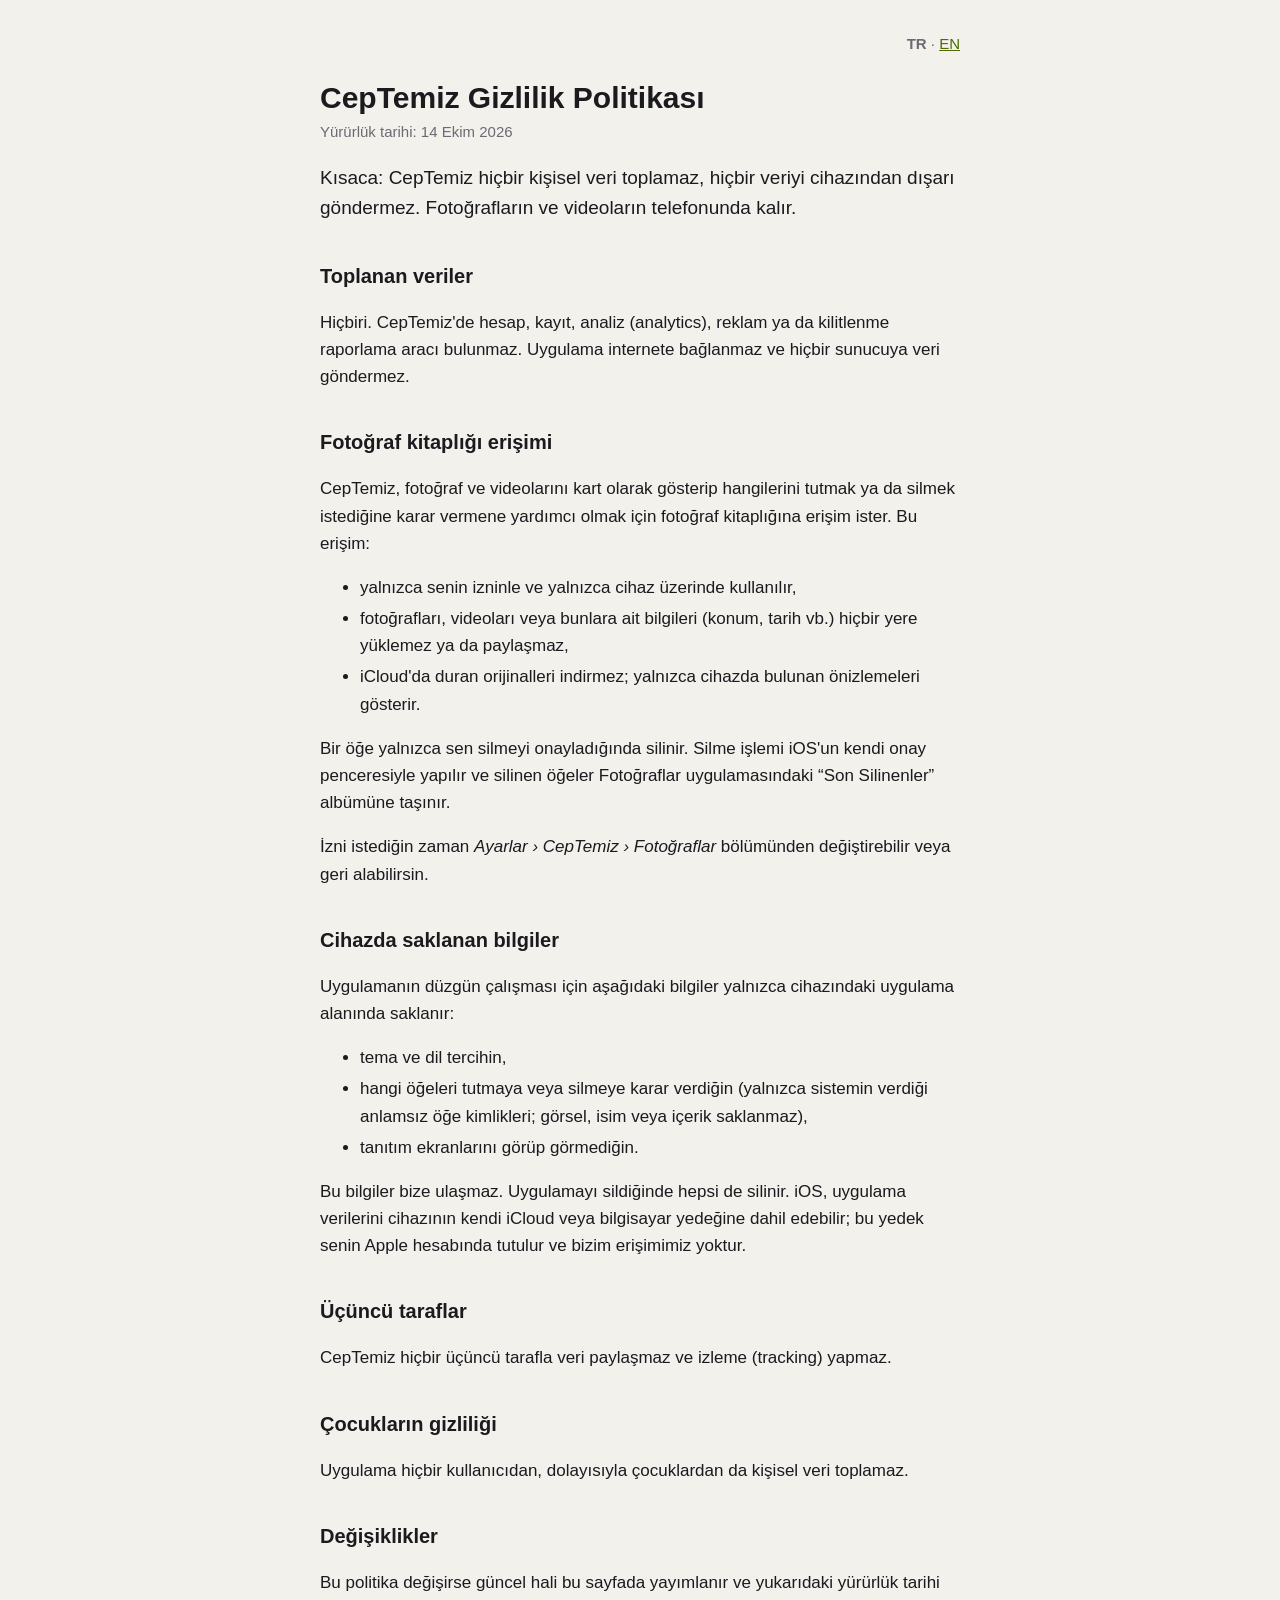
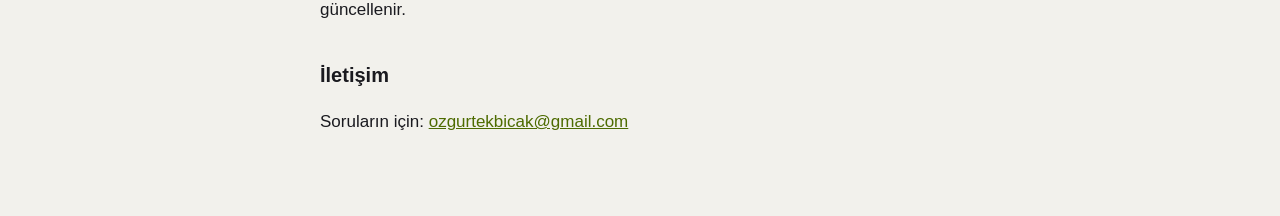
<file: index.html>
<!doctype html>
<html lang="tr">
<head>
  <meta charset="utf-8">
  <meta name="viewport" content="width=device-width, initial-scale=1">
  <title>CepTemiz – Gizlilik Politikası</title>
  <link rel="alternate" hreflang="en" href="en.html">
  <link rel="stylesheet" href="style.css">
</head>
<body>
  <main>
    <nav><strong>TR</strong> · <a href="en.html" hreflang="en">EN</a></nav>

    <h1>CepTemiz Gizlilik Politikası</h1>
    <p class="meta">Yürürlük tarihi: 14 Ekim 2026</p>

    <p class="lead">Kısaca: CepTemiz hiçbir kişisel veri toplamaz, hiçbir veriyi cihazından dışarı göndermez. Fotoğrafların ve videoların telefonunda kalır.</p>

    <h2>Toplanan veriler</h2>
    <p>Hiçbiri. CepTemiz'de hesap, kayıt, analiz (analytics), reklam ya da kilitlenme raporlama aracı bulunmaz. Uygulama internete bağlanmaz ve hiçbir sunucuya veri göndermez.</p>

    <h2>Fotoğraf kitaplığı erişimi</h2>
    <p>CepTemiz, fotoğraf ve videolarını kart olarak gösterip hangilerini tutmak ya da silmek istediğine karar vermene yardımcı olmak için fotoğraf kitaplığına erişim ister. Bu erişim:</p>
    <ul>
      <li>yalnızca senin izninle ve yalnızca cihaz üzerinde kullanılır,</li>
      <li>fotoğrafları, videoları veya bunlara ait bilgileri (konum, tarih vb.) hiçbir yere yüklemez ya da paylaşmaz,</li>
      <li>iCloud'da duran orijinalleri indirmez; yalnızca cihazda bulunan önizlemeleri gösterir.</li>
    </ul>
    <p>Bir öğe yalnızca sen silmeyi onayladığında silinir. Silme işlemi iOS'un kendi onay penceresiyle yapılır ve silinen öğeler Fotoğraflar uygulamasındaki “Son Silinenler” albümüne taşınır.</p>
    <p>İzni istediğin zaman <em>Ayarlar › CepTemiz › Fotoğraflar</em> bölümünden değiştirebilir veya geri alabilirsin.</p>

    <h2>Cihazda saklanan bilgiler</h2>
    <p>Uygulamanın düzgün çalışması için aşağıdaki bilgiler yalnızca cihazındaki uygulama alanında saklanır:</p>
    <ul>
      <li>tema ve dil tercihin,</li>
      <li>hangi öğeleri tutmaya veya silmeye karar verdiğin (yalnızca sistemin verdiği anlamsız öğe kimlikleri; görsel, isim veya içerik saklanmaz),</li>
      <li>tanıtım ekranlarını görüp görmediğin.</li>
    </ul>
    <p>Bu bilgiler bize ulaşmaz. Uygulamayı sildiğinde hepsi de silinir. iOS, uygulama verilerini cihazının kendi iCloud veya bilgisayar yedeğine dahil edebilir; bu yedek senin Apple hesabında tutulur ve bizim erişimimiz yoktur.</p>

    <h2>Üçüncü taraflar</h2>
    <p>CepTemiz hiçbir üçüncü tarafla veri paylaşmaz ve izleme (tracking) yapmaz.</p>

    <h2>Çocukların gizliliği</h2>
    <p>Uygulama hiçbir kullanıcıdan, dolayısıyla çocuklardan da kişisel veri toplamaz.</p>

    <h2>Değişiklikler</h2>
    <p>Bu politika değişirse güncel hali bu sayfada yayımlanır ve yukarıdaki yürürlük tarihi güncellenir.</p>

    <h2>İletişim</h2>
    <p>Soruların için: <a href="mailto:ozgurtekbicak@gmail.com">ozgurtekbicak@gmail.com</a></p>
  </main>
</body>
</html>
</file>
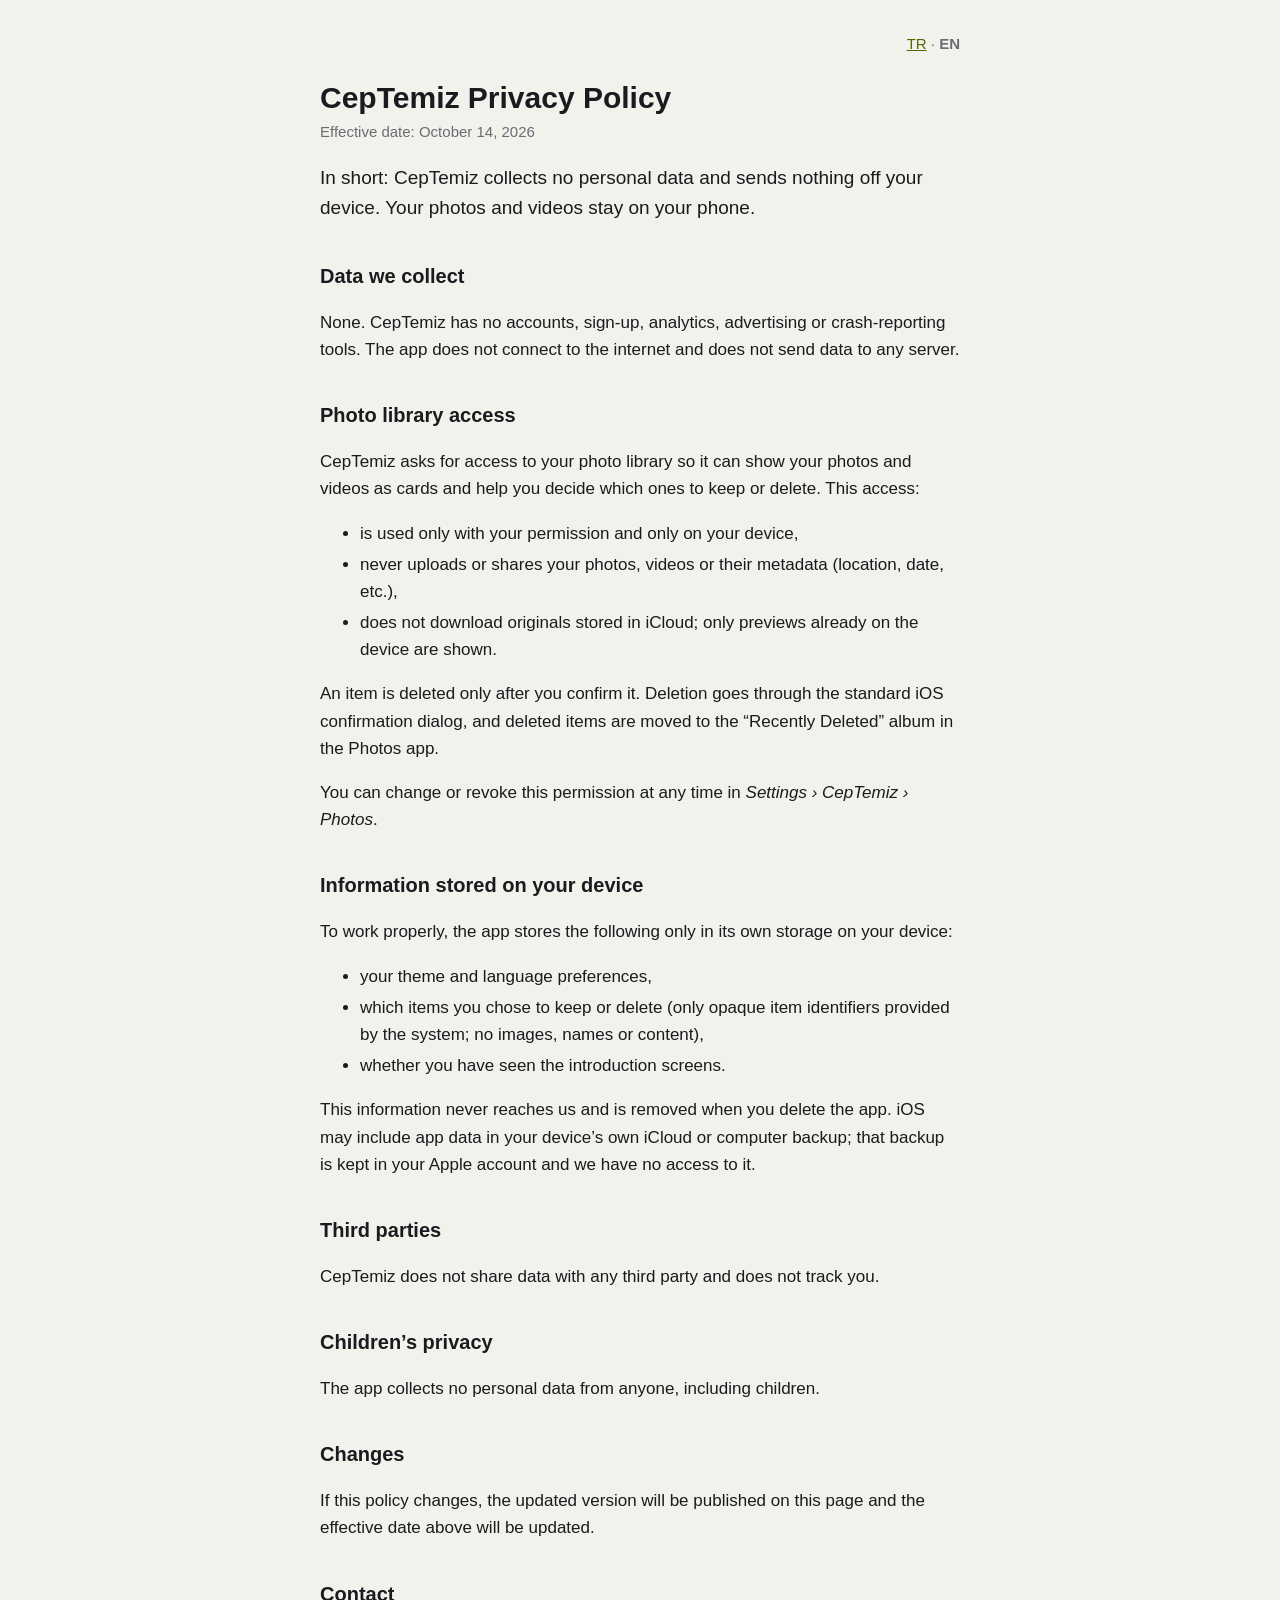
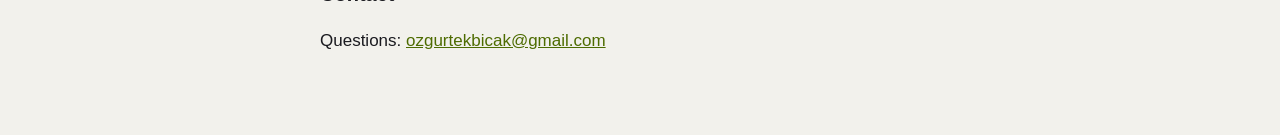
<file: en.html>
<!doctype html>
<html lang="en">
<head>
  <meta charset="utf-8">
  <meta name="viewport" content="width=device-width, initial-scale=1">
  <title>CepTemiz – Privacy Policy</title>
  <link rel="alternate" hreflang="tr" href="./">
  <link rel="stylesheet" href="style.css">
</head>
<body>
  <main>
    <nav><a href="./" hreflang="tr">TR</a> · <strong>EN</strong></nav>

    <h1>CepTemiz Privacy Policy</h1>
    <p class="meta">Effective date: October 14, 2026</p>

    <p class="lead">In short: CepTemiz collects no personal data and sends nothing off your device. Your photos and videos stay on your phone.</p>

    <h2>Data we collect</h2>
    <p>None. CepTemiz has no accounts, sign-up, analytics, advertising or crash-reporting tools. The app does not connect to the internet and does not send data to any server.</p>

    <h2>Photo library access</h2>
    <p>CepTemiz asks for access to your photo library so it can show your photos and videos as cards and help you decide which ones to keep or delete. This access:</p>
    <ul>
      <li>is used only with your permission and only on your device,</li>
      <li>never uploads or shares your photos, videos or their metadata (location, date, etc.),</li>
      <li>does not download originals stored in iCloud; only previews already on the device are shown.</li>
    </ul>
    <p>An item is deleted only after you confirm it. Deletion goes through the standard iOS confirmation dialog, and deleted items are moved to the “Recently Deleted” album in the Photos app.</p>
    <p>You can change or revoke this permission at any time in <em>Settings › CepTemiz › Photos</em>.</p>

    <h2>Information stored on your device</h2>
    <p>To work properly, the app stores the following only in its own storage on your device:</p>
    <ul>
      <li>your theme and language preferences,</li>
      <li>which items you chose to keep or delete (only opaque item identifiers provided by the system; no images, names or content),</li>
      <li>whether you have seen the introduction screens.</li>
    </ul>
    <p>This information never reaches us and is removed when you delete the app. iOS may include app data in your device’s own iCloud or computer backup; that backup is kept in your Apple account and we have no access to it.</p>

    <h2>Third parties</h2>
    <p>CepTemiz does not share data with any third party and does not track you.</p>

    <h2>Children’s privacy</h2>
    <p>The app collects no personal data from anyone, including children.</p>

    <h2>Changes</h2>
    <p>If this policy changes, the updated version will be published on this page and the effective date above will be updated.</p>

    <h2>Contact</h2>
    <p>Questions: <a href="mailto:ozgurtekbicak@gmail.com">ozgurtekbicak@gmail.com</a></p>
  </main>
</body>
</html>
</file>
<file: style.css>
:root {
  color-scheme: light dark;
  --bg: #f2f1ec;
  --fg: #1a1a1f;
  --muted: #6b6b73;
  --accent: #4d6b00;
}

@media (prefers-color-scheme: dark) {
  :root {
    --bg: #0b0b0f;
    --fg: #ececf0;
    --muted: #9a9aa3;
    --accent: #d4ff3a;
  }
}

* { box-sizing: border-box; }

body {
  margin: 0;
  background: var(--bg);
  color: var(--fg);
  font: 17px/1.6 -apple-system, BlinkMacSystemFont, "Segoe UI", Roboto, sans-serif;
}

main {
  max-width: 680px;
  margin: 0 auto;
  padding: 32px 20px 64px;
}

nav { text-align: right; color: var(--muted); font-size: 15px; }

h1 { font-size: 30px; line-height: 1.2; margin: 24px 0 4px; }
h2 { font-size: 20px; margin: 36px 0 8px; }

.meta { color: var(--muted); font-size: 15px; margin-top: 0; }
.lead { font-size: 19px; font-weight: 500; }

a { color: var(--accent); }
li { margin: 4px 0; }
</file>
